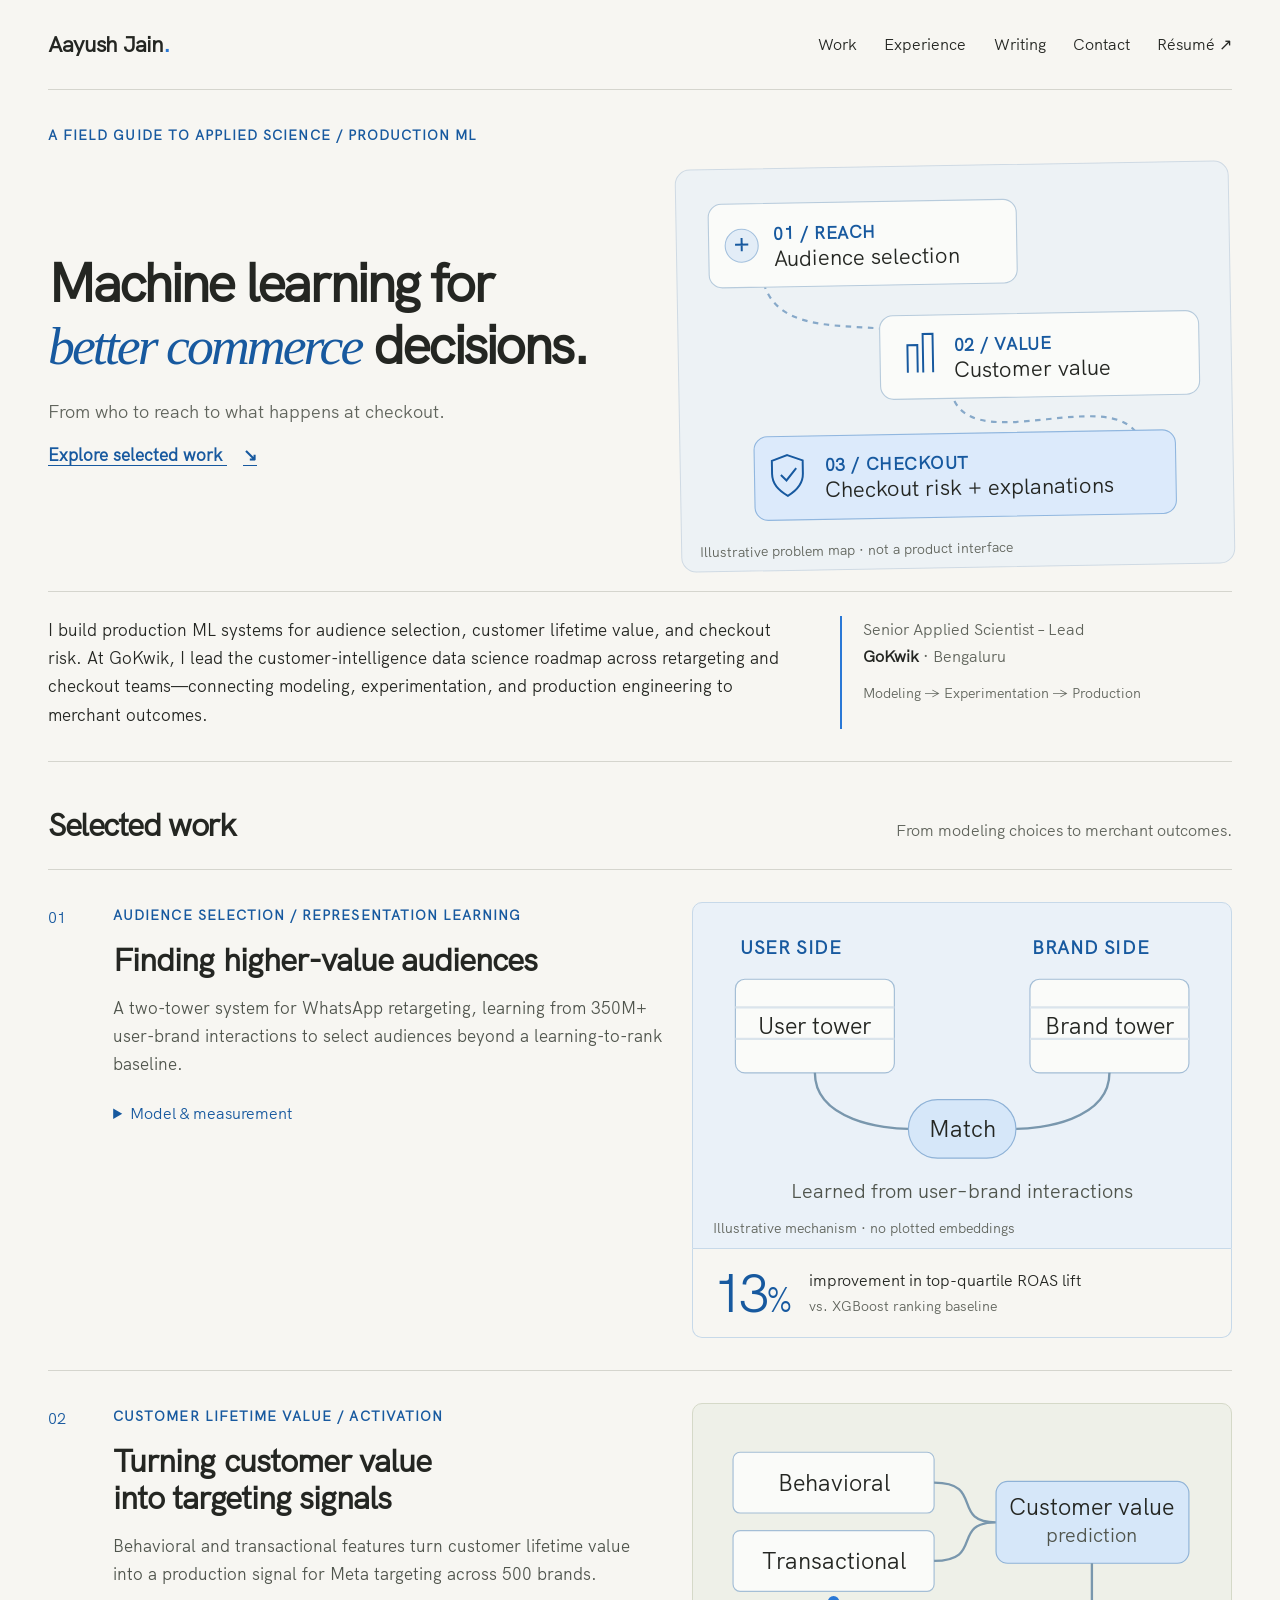
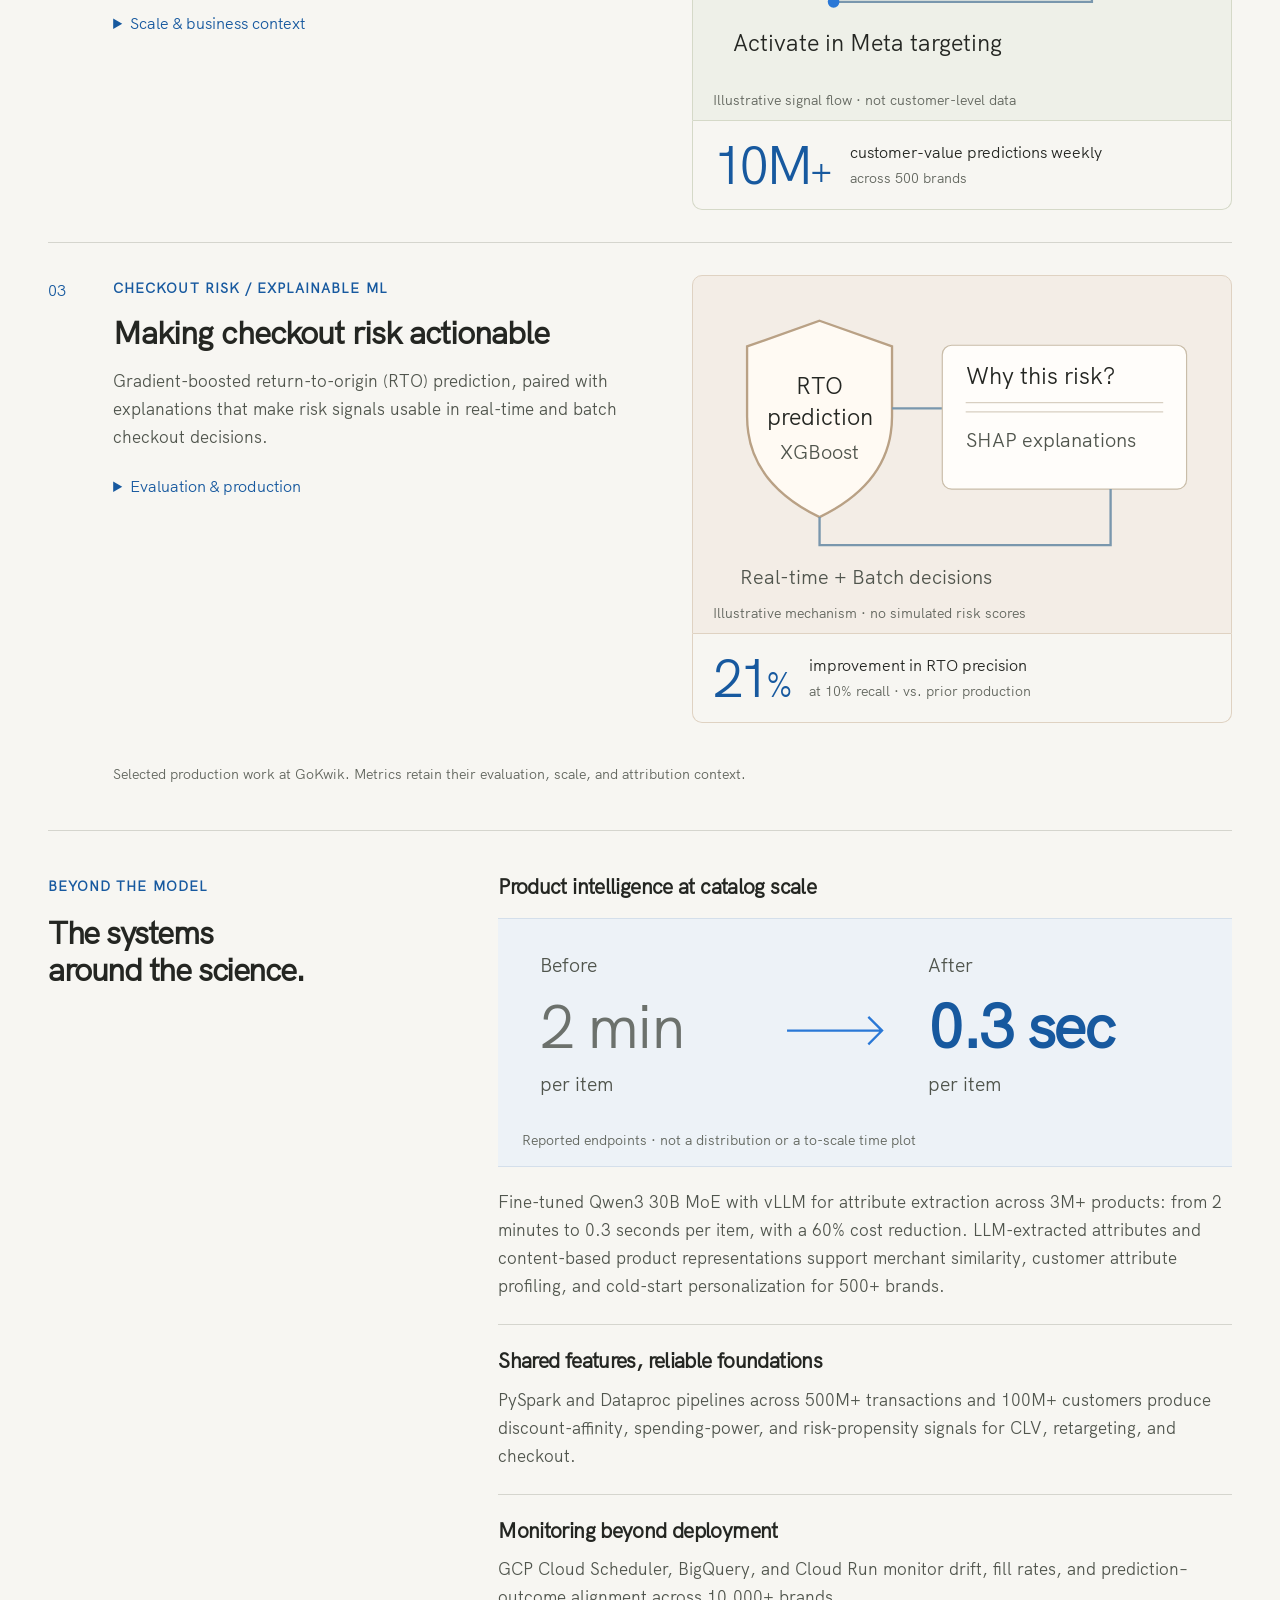
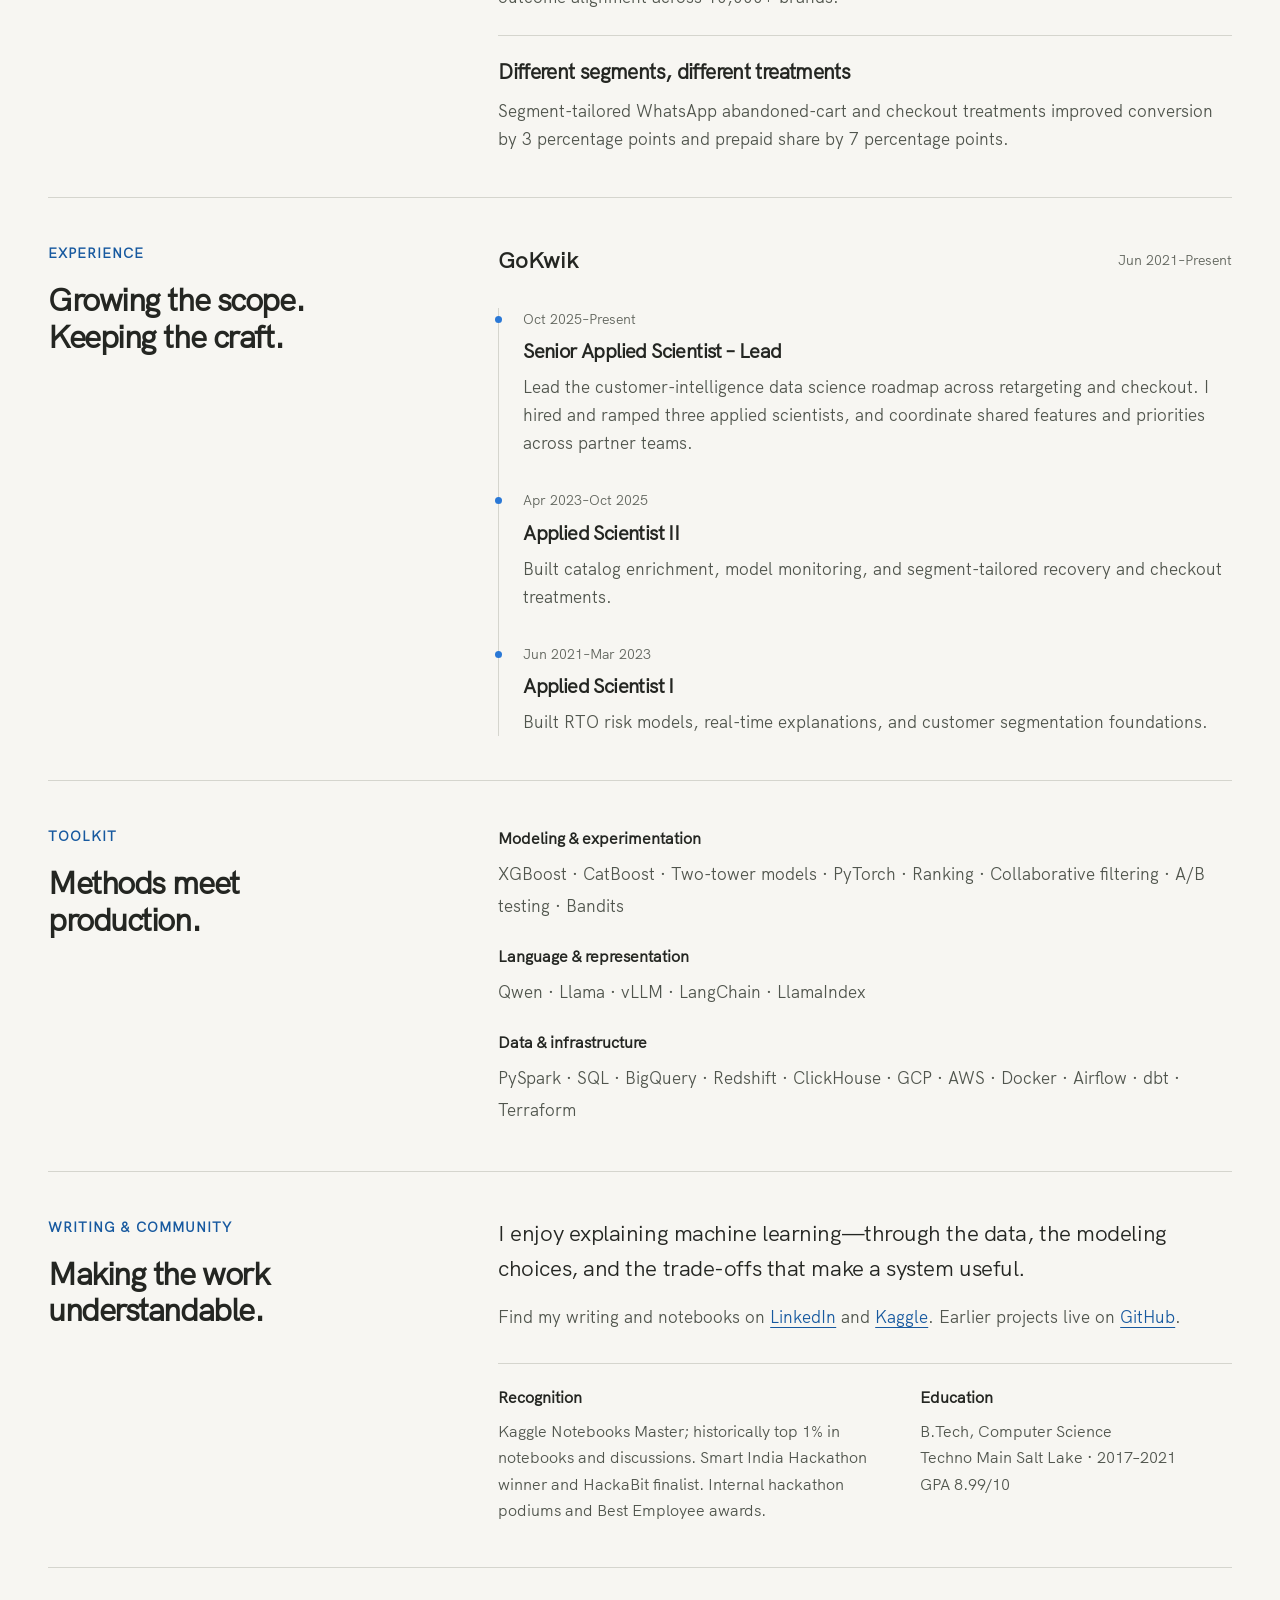
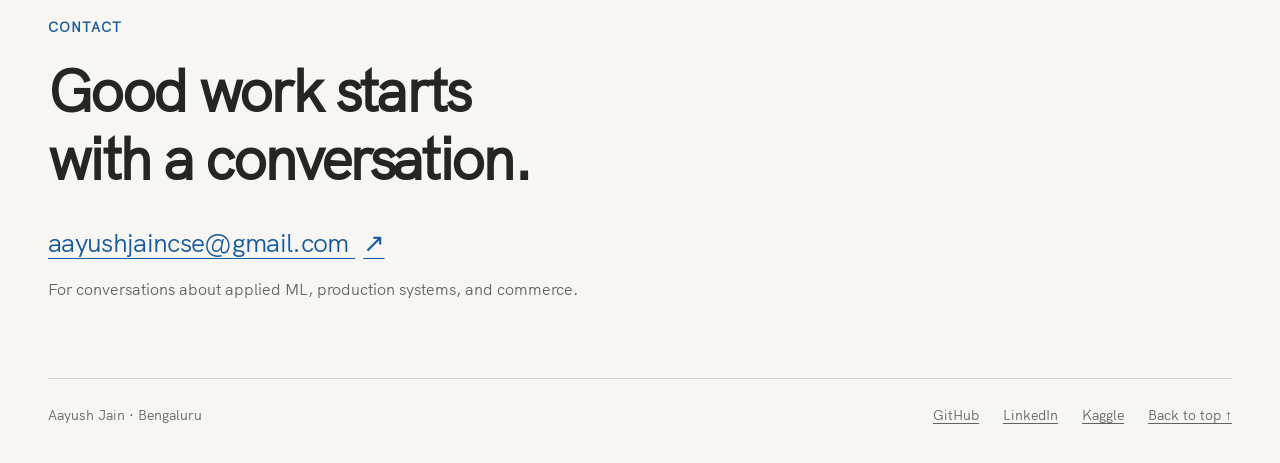
<file: index.html>
<!doctype html>
<html lang="en">
<head>
  <meta charset="utf-8">
  <meta name="viewport" content="width=device-width, initial-scale=1">
  <title>Aayush Jain — Applied Scientist</title>
  <meta name="description" content="Aayush Jain builds production ML for audience selection, customer lifetime value, and checkout risk. Senior Applied Scientist – Lead at GoKwik, Bengaluru.">
  <link rel="canonical" href="https://jain-aayush.github.io/">
  <meta property="og:type" content="website">
  <meta property="og:title" content="Aayush Jain — Applied Scientist">
  <meta property="og:description" content="Machine learning for better commerce decisions. Selected production work in audience selection, customer value, and checkout risk.">
  <meta property="og:url" content="https://jain-aayush.github.io/">
  <meta property="og:image" content="https://jain-aayush.github.io/static/images/social.png">
  <meta property="og:image:type" content="image/png">
  <meta property="og:image:width" content="1200">
  <meta property="og:image:height" content="630">
  <meta property="og:image:alt" content="Aayush Jain. Machine learning for better commerce decisions.">
  <meta name="twitter:card" content="summary_large_image">
  <meta name="twitter:title" content="Aayush Jain — Applied Scientist">
  <meta name="twitter:description" content="Machine learning for better commerce decisions.">
  <meta name="twitter:image" content="https://jain-aayush.github.io/static/images/social.png">
  <link rel="icon" href="static/images/favicon.svg" type="image/svg+xml">
  <link rel="stylesheet" href="static/css/style.css">
</head>
<body id="top">
  <a class="skip-link" href="#main">Skip to content</a>
  <header class="site-header wrap">
    <a class="wordmark" href="#top" aria-label="Aayush Jain, home">Aayush Jain<span aria-hidden="true">.</span></a>
    <nav aria-label="Main navigation"><a href="#work">Work</a><a href="#experience">Experience</a><a href="#writing">Writing</a><a href="#contact">Contact</a><a href="resume.html">Résumé <span aria-hidden="true">↗</span></a></nav>
  </header>
  <main id="main" tabindex="-1" class="wrap">
    <section class="hero" aria-labelledby="intro-heading">
      <p class="eyebrow">A field guide to applied science / Production ML</p>
      <div class="hero-layout">
        <div class="hero-copy"><h1 id="intro-heading">Machine learning for <em>better commerce</em> decisions.</h1><p class="hero-deck">From who to reach to what happens at checkout.</p><a class="text-link" href="#work">Explore selected work <span aria-hidden="true">↘</span></a></div>
        <figure class="hero-visual">
          <svg viewBox="0 0 480 330" role="img" aria-labelledby="commerce-title commerce-desc">
            <title id="commerce-title">Three decisions, one commerce journey</title>
            <desc id="commerce-desc">Illustrative map of Aayush’s work: audience selection, customer lifetime value, and checkout risk. Connecting paths describe related problem areas, not a measured customer funnel or a deployed system architecture.</desc>
            <path class="journey-line" d="M65 75 C65 180 235 95 235 185 S410 170 410 260"/>
            <g class="journey-node"><rect x="18" y="22" width="280" height="76" rx="12"/><circle cx="48" cy="60" r="15"/><path d="M42 59 h12 M48 53 v12"/><text x="77" y="55" class="svg-kicker">01 / REACH</text><text x="77" y="79">Audience selection</text></g>
            <g class="journey-node"><rect x="172" y="126" width="290" height="76" rx="12"/><path d="M197 178 v-25 h9 v25 M211 178 v-35 h9 v35"/><text x="239" y="159" class="svg-kicker">02 / VALUE</text><text x="239" y="183">Customer value</text></g>
            <g class="journey-node focal"><rect x="56" y="234" width="383" height="76" rx="12"/><path d="M86 251 l14 5 v12 q0 12 -14 20 q-14 -8 -14 -20 v-12 z M80 269 l5 5 9 -11"/><text x="120" y="266" class="svg-kicker">03 / CHECKOUT</text><text x="120" y="290">Checkout risk + explanations</text></g>
          </svg>
          <figcaption>Illustrative problem map · not a product interface</figcaption>
        </figure>
      </div>
      <div class="hero-bottom">
        <p class="intro">I build production ML systems for audience selection, customer lifetime value, and checkout risk. At GoKwik, I lead the customer-intelligence data science roadmap across retargeting and checkout teams—connecting modeling, experimentation, and production engineering to merchant outcomes.</p>
        <div class="hero-aside"><p>Senior Applied Scientist – Lead<br><strong>GoKwik</strong> · Bengaluru</p><span class="availability-note">Modeling → Experimentation → Production</span></div>
      </div>
    </section>
    <section id="work" class="section" aria-labelledby="work-heading">
      <div class="section-heading"><h2 id="work-heading">Selected work</h2><p>From modeling choices to merchant outcomes.</p></div>
      <article class="work-row" data-case="audience">
        <div class="work-index" aria-hidden="true">01</div>
        <div class="work-body"><p class="eyebrow">Audience selection / Representation learning</p><h3>Finding higher-value audiences</h3><p>A two-tower system for WhatsApp retargeting, learning from 350M+ user-brand interactions to select audiences beyond a learning-to-rank baseline.</p>
          <details><summary>Model &amp; measurement</summary><div class="detail-body"><p>Trained with in-batch negatives. Improved top-quartile ROAS lift by 13% over an XGBoost learning-to-rank baseline.</p><p>Selected audiences averaged 2.5× last-click ROAS, 30% above brands’ current targeting. These are separate reported measures, not causal incrementality; last-click attribution does not establish incremental lift.</p></div></details>
        </div>
        <aside class="work-outcome" aria-label="Audience result">
          <figure class="case-visual">
            <svg viewBox="0 0 440 260" role="img" aria-labelledby="audience-title audience-desc">
              <title id="audience-title">Two towers learn a user–brand match</title>
              <desc id="audience-desc">Illustrative two-tower concept. User and brand representations meet at a matching step to support audience selection. This is not an embedding plot, a model architecture specification, or measured similarity data.</desc>
              <text x="30" y="33" class="svg-kicker">USER SIDE</text><text x="280" y="33" class="svg-kicker">BRAND SIDE</text>
              <g class="tower"><rect x="26" y="55" width="136" height="80" rx="8"/><path d="M26 79 h136 M26 106 h136"/><text x="94" y="102" text-anchor="middle">User tower</text><rect x="278" y="55" width="136" height="80" rx="8"/><path d="M278 79 h136 M278 106 h136"/><text x="346" y="102" text-anchor="middle">Brand tower</text></g>
              <path class="diagram-path" d="M94 135 C94 176 154 183 174 183 M346 135 C346 176 286 183 266 183"/>
              <rect class="diagram-focus" x="174" y="158" width="92" height="50" rx="25"/><text x="220" y="190" text-anchor="middle">Match</text>
              <text x="220" y="242" text-anchor="middle" class="svg-small">Learned from user–brand interactions</text>
            </svg><figcaption>Illustrative mechanism · no plotted embeddings</figcaption>
          </figure>
          <div class="result-strip"><p class="metric">13<span>%</span></p><div><p>improvement in top-quartile ROAS lift</p><p class="metric-note">vs. XGBoost ranking baseline</p></div></div>
        </aside>
      </article>
      <article class="work-row" data-case="value">
        <div class="work-index" aria-hidden="true">02</div>
        <div class="work-body"><p class="eyebrow">Customer lifetime value / Activation</p><h3>Turning customer value into targeting signals</h3><p>Behavioral and transactional features turn customer lifetime value into a production signal for Meta targeting across 500 brands.</p>
          <details><summary>Scale &amp; business context</summary><div class="detail-body"><p>The system delivers 10M+ weekly predictions and supports ₹500 crore+ monthly GMV, enabling a 5% portfolio ROAS uplift on Meta.</p><p>GMV supported—not generated by the model. The volume describes the merchant business served by the system.</p></div></details>
        </div>
        <aside class="work-outcome" aria-label="Customer value scale">
          <figure class="case-visual">
            <svg viewBox="0 0 440 235" role="img" aria-labelledby="value-title value-desc">
              <title id="value-title">Customer value becomes an activation signal</title>
              <desc id="value-desc">Illustrative flow from behavioral and transactional features through customer lifetime value prediction to Meta targeting. No customer scores or performance distribution are represented.</desc>
              <g class="feature-sheet"><rect x="24" y="31" width="172" height="52" rx="6"/><text x="110" y="64" text-anchor="middle">Behavioral</text><rect x="24" y="98" width="172" height="52" rx="6"/><text x="110" y="131" text-anchor="middle">Transactional</text></g>
              <path class="diagram-path" d="M196 57 C239 57 210 91 249 91 M196 124 C239 124 210 91 249 91"/>
              <rect class="diagram-focus" x="249" y="56" width="165" height="70" rx="10"/><text x="331" y="85" text-anchor="middle">Customer value</text><text x="331" y="108" text-anchor="middle" class="svg-small">prediction</text>
              <path class="diagram-path" d="M331 126 v33 H110"/><circle class="signal-dot" cx="110" cy="159" r="5"/>
              <text x="24" y="201">Activate in Meta targeting</text>
            </svg><figcaption>Illustrative signal flow · not customer-level data</figcaption>
          </figure>
          <div class="result-strip"><p class="metric">10M<span>+</span></p><div><p>customer-value predictions weekly</p><p class="metric-note">across 500 brands</p></div></div>
        </aside>
      </article>
      <article class="work-row" data-case="risk">
        <div class="work-index" aria-hidden="true">03</div>
        <div class="work-body"><p class="eyebrow">Checkout risk / Explainable ML</p><h3>Making checkout risk actionable</h3><p>Gradient-boosted return-to-origin (RTO) prediction, paired with explanations that make risk signals usable in real-time and batch checkout decisions.</p>
          <details><summary>Evaluation &amp; production</summary><div class="detail-body"><p>Improved RTO precision by 21% at 10% recall versus the previous production model. The core risk system serves 10,000+ brands.</p><p>SHAP-based XGBoost explanations handle 500K+ daily requests, with &lt;20ms p95 latency on the real-time path.</p></div></details>
        </div>
        <aside class="work-outcome" aria-label="Risk result">
          <figure class="case-visual">
            <svg viewBox="0 0 440 270" role="img" aria-labelledby="risk-title risk-desc">
              <title id="risk-title">Pair risk prediction with an explanation</title>
              <desc id="risk-desc">Illustrative relationship between XGBoost RTO prediction and SHAP explanations, used in real-time and batch decisions. No fabricated risk score, feature importance, or individual checkout is shown.</desc>
              <path class="shield-outline" d="M98 28 l62 22 v60 q0 56 -62 86 q-62 -30 -62 -86 V50 z"/>
              <text x="98" y="91" text-anchor="middle">RTO</text><text x="98" y="117" text-anchor="middle">prediction</text><text x="98" y="146" text-anchor="middle" class="svg-small">XGBoost</text>
              <path class="diagram-path" d="M160 103 H203"/>
              <rect class="explanation-sheet" x="203" y="49" width="209" height="123" rx="8"/><text x="223" y="82">Why this risk?</text><path class="explanation-rule" d="M223 98 h169 M223 106 h169"/><text x="223" y="136" class="svg-small">SHAP explanations</text>
              <path class="diagram-path" d="M98 196 v24 H347 V172"/>
              <text x="30" y="253" class="svg-small">Real-time + Batch decisions</text>
            </svg><figcaption>Illustrative mechanism · no simulated risk scores</figcaption>
          </figure>
          <div class="result-strip"><p class="metric">21<span>%</span></p><div><p>improvement in RTO precision</p><p class="metric-note">at 10% recall · vs. prior production</p></div></div>
        </aside>
      </article>
      <p class="work-caption">Selected production work at GoKwik. Metrics retain their evaluation, scale, and attribution context.</p>
    </section>
    <section class="section split-section" aria-labelledby="systems-heading">
      <div class="section-label"><p class="eyebrow">Beyond the model</p><h2 id="systems-heading">The systems<br> around the science.</h2></div>
      <div class="support-list">
        <article><h3>Product intelligence at catalog scale</h3>
          <figure class="enrichment-visual">
            <svg viewBox="0 0 620 175" role="img" aria-labelledby="enrichment-title enrichment-desc">
              <title id="enrichment-title">Attribute extraction: 2 minutes to 0.3 seconds per item</title>
              <desc id="enrichment-desc">Verified before and after durations, printed as numbers rather than proportionally encoded shapes. Fine-tuned Qwen3 30B MoE with vLLM across 3M+ products; 60% cost reduction. This is not a distribution or latency trace.</desc>
              <text x="26" y="36" class="svg-small">Before</text><text x="26" y="102" class="comparison-before">2 min</text><text x="26" y="140" class="svg-small">per item</text>
              <path class="comparison-arrow" d="M242 87 H325 m-12 -12 12 12 -12 12"/>
              <text x="365" y="36" class="svg-small">After</text><text x="365" y="102" class="comparison-after">0.3 sec</text><text x="365" y="140" class="svg-small">per item</text>
            </svg><figcaption>Reported endpoints · not a distribution or a to-scale time plot</figcaption>
          </figure>
          <p>Fine-tuned Qwen3 30B MoE with vLLM for attribute extraction across 3M+ products: from 2 minutes to 0.3 seconds per item, with a 60% cost reduction. LLM-extracted attributes and content-based product representations support merchant similarity, customer attribute profiling, and cold-start personalization for 500+ brands.</p></article>
        <article><h3>Shared features, reliable foundations</h3><p>PySpark and Dataproc pipelines across 500M+ transactions and 100M+ customers produce discount-affinity, spending-power, and risk-propensity signals for CLV, retargeting, and checkout.</p></article>
        <article><h3>Monitoring beyond deployment</h3><p>GCP Cloud Scheduler, BigQuery, and Cloud Run monitor drift, fill rates, and prediction–outcome alignment across 10,000+ brands.</p></article>
        <article><h3>Different segments, different treatments</h3><p>Segment-tailored WhatsApp abandoned-cart and checkout treatments improved conversion by 3 percentage points and prepaid share by 7 percentage points.</p></article>
      </div>
    </section>
    <section id="experience" class="section split-section" aria-labelledby="experience-heading">
      <div class="section-label"><p class="eyebrow">Experience</p><h2 id="experience-heading">Growing the scope.<br> Keeping the craft.</h2></div>
      <div><p class="company-line">GoKwik <span>Jun 2021–Present</span></p>
        <ol class="timeline">
          <li><p class="date">Oct 2025–Present</p><h3>Senior Applied Scientist – Lead</h3><p>Lead the customer-intelligence data science roadmap across retargeting and checkout. I hired and ramped three applied scientists, and coordinate shared features and priorities across partner teams.</p></li>
          <li><p class="date">Apr 2023–Oct 2025</p><h3>Applied Scientist II</h3><p>Built catalog enrichment, model monitoring, and segment-tailored recovery and checkout treatments.</p></li>
          <li><p class="date">Jun 2021–Mar 2023</p><h3>Applied Scientist I</h3><p>Built RTO risk models, real-time explanations, and customer segmentation foundations.</p></li>
        </ol>
      </div>
    </section>
    <section class="section split-section" aria-labelledby="toolkit-heading">
      <div class="section-label"><p class="eyebrow">Toolkit</p><h2 id="toolkit-heading">Methods meet<br> production.</h2></div>
      <dl class="toolkit"><div><dt>Modeling &amp; experimentation</dt><dd>XGBoost · CatBoost · Two-tower models · PyTorch · Ranking · Collaborative filtering · A/B testing · Bandits</dd></div><div><dt>Language &amp; representation</dt><dd>Qwen · Llama · vLLM · LangChain · LlamaIndex</dd></div><div><dt>Data &amp; infrastructure</dt><dd>PySpark · SQL · BigQuery · Redshift · ClickHouse · GCP · AWS · Docker · Airflow · dbt · Terraform</dd></div></dl>
    </section>
    <section id="writing" class="section split-section" aria-labelledby="writing-heading">
      <div class="section-label"><p class="eyebrow">Writing &amp; community</p><h2 id="writing-heading">Making the work<br> understandable.</h2></div>
      <div class="writing-body"><p class="large-copy">I enjoy explaining machine learning—through the data, the modeling choices, and the trade-offs that make a system useful.</p><p>Find my writing and notebooks on <a href="https://www.linkedin.com/in/aayush-jain-91b34b166/">LinkedIn</a> and <a href="https://www.kaggle.com/foolofatook">Kaggle</a>. Earlier projects live on <a href="https://github.com/jain-aayush">GitHub</a>.</p>
        <div class="credentials"><div><h3>Recognition</h3><p>Kaggle Notebooks Master; historically top 1% in notebooks and discussions. Smart India Hackathon winner and HackaBit finalist. Internal hackathon podiums and Best Employee awards.</p></div><div><h3>Education</h3><p>B.Tech, Computer Science<br>Techno Main Salt Lake · 2017–2021<br>GPA 8.99/10</p></div></div>
      </div>
    </section>
    <section id="contact" class="section contact" aria-labelledby="contact-heading"><p class="eyebrow">Contact</p><h2 id="contact-heading">Good work starts<br> with a conversation.</h2><a class="contact-email" href="mailto:aayushjaincse@gmail.com">aayushjaincse@gmail.com <span aria-hidden="true">↗</span></a><p>For conversations about applied ML, production systems, and commerce.</p></section>
  </main>
  <footer class="site-footer wrap"><p>Aayush Jain · Bengaluru</p><div><a href="https://github.com/jain-aayush">GitHub</a><a href="https://www.linkedin.com/in/aayush-jain-91b34b166/">LinkedIn</a><a href="https://www.kaggle.com/foolofatook">Kaggle</a><a href="#top">Back to top ↑</a></div></footer>
</body>
</html>
</file>
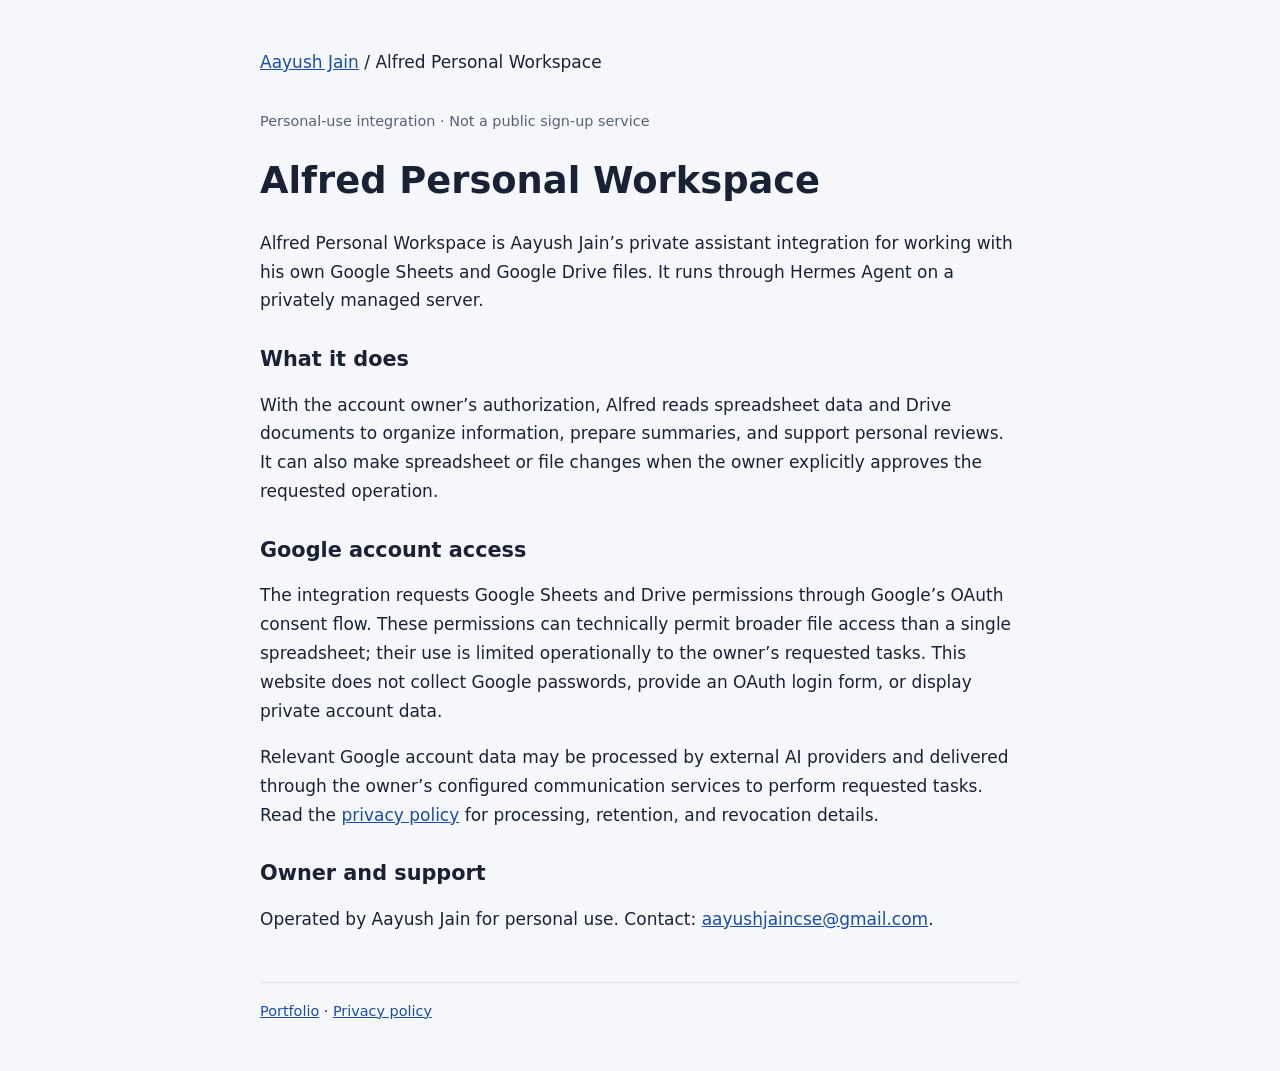
<file: alfred/index.html>
<!DOCTYPE html>
<html lang="en">
<head>
<meta charset="utf-8">
<meta name="viewport" content="width=device-width, initial-scale=1">
<meta name="description" content="Alfred Personal Workspace: Aayush Jain’s private Google Sheets and Drive integration.">
<title>Alfred Personal Workspace</title>
<style>body{margin:0;background:#f6f7fb;color:#182234;font:17px/1.7 system-ui,sans-serif}main{max-width:760px;margin:auto;padding:48px 24px}h1,h2{line-height:1.25}h1{font-size:2.3rem}h2{margin-top:2rem;font-size:1.3rem}a{color:#174ea6}nav{margin-bottom:2rem}footer{margin-top:3rem;border-top:1px solid #d9deea;padding-top:1rem;font-size:.9rem}.label{font-size:.9rem;color:#526178}</style>
</head>
<body><main>
<nav><a href="/">Aayush Jain</a> / Alfred Personal Workspace</nav>
<p class="label">Personal-use integration · Not a public sign-up service</p>
<h1>Alfred Personal Workspace</h1>
<p>Alfred Personal Workspace is Aayush Jain’s private assistant integration for working with his own Google Sheets and Google Drive files. It runs through Hermes Agent on a privately managed server.</p>
<h2>What it does</h2>
<p>With the account owner’s authorization, Alfred reads spreadsheet data and Drive documents to organize information, prepare summaries, and support personal reviews. It can also make spreadsheet or file changes when the owner explicitly approves the requested operation.</p>
<h2>Google account access</h2>
<p>The integration requests Google Sheets and Drive permissions through Google’s OAuth consent flow. These permissions can technically permit broader file access than a single spreadsheet; their use is limited operationally to the owner’s requested tasks. This website does not collect Google passwords, provide an OAuth login form, or display private account data.</p>
<p>Relevant Google account data may be processed by external AI providers and delivered through the owner’s configured communication services to perform requested tasks. Read the <a href="/alfred/privacy.html">privacy policy</a> for processing, retention, and revocation details.</p>
<h2>Owner and support</h2>
<p>Operated by Aayush Jain for personal use. Contact: <a href="mailto:aayushjaincse@gmail.com">aayushjaincse@gmail.com</a>.</p>
<footer><a href="/">Portfolio</a> · <a href="/alfred/privacy.html">Privacy policy</a></footer>
</main></body>
</html>
</file>
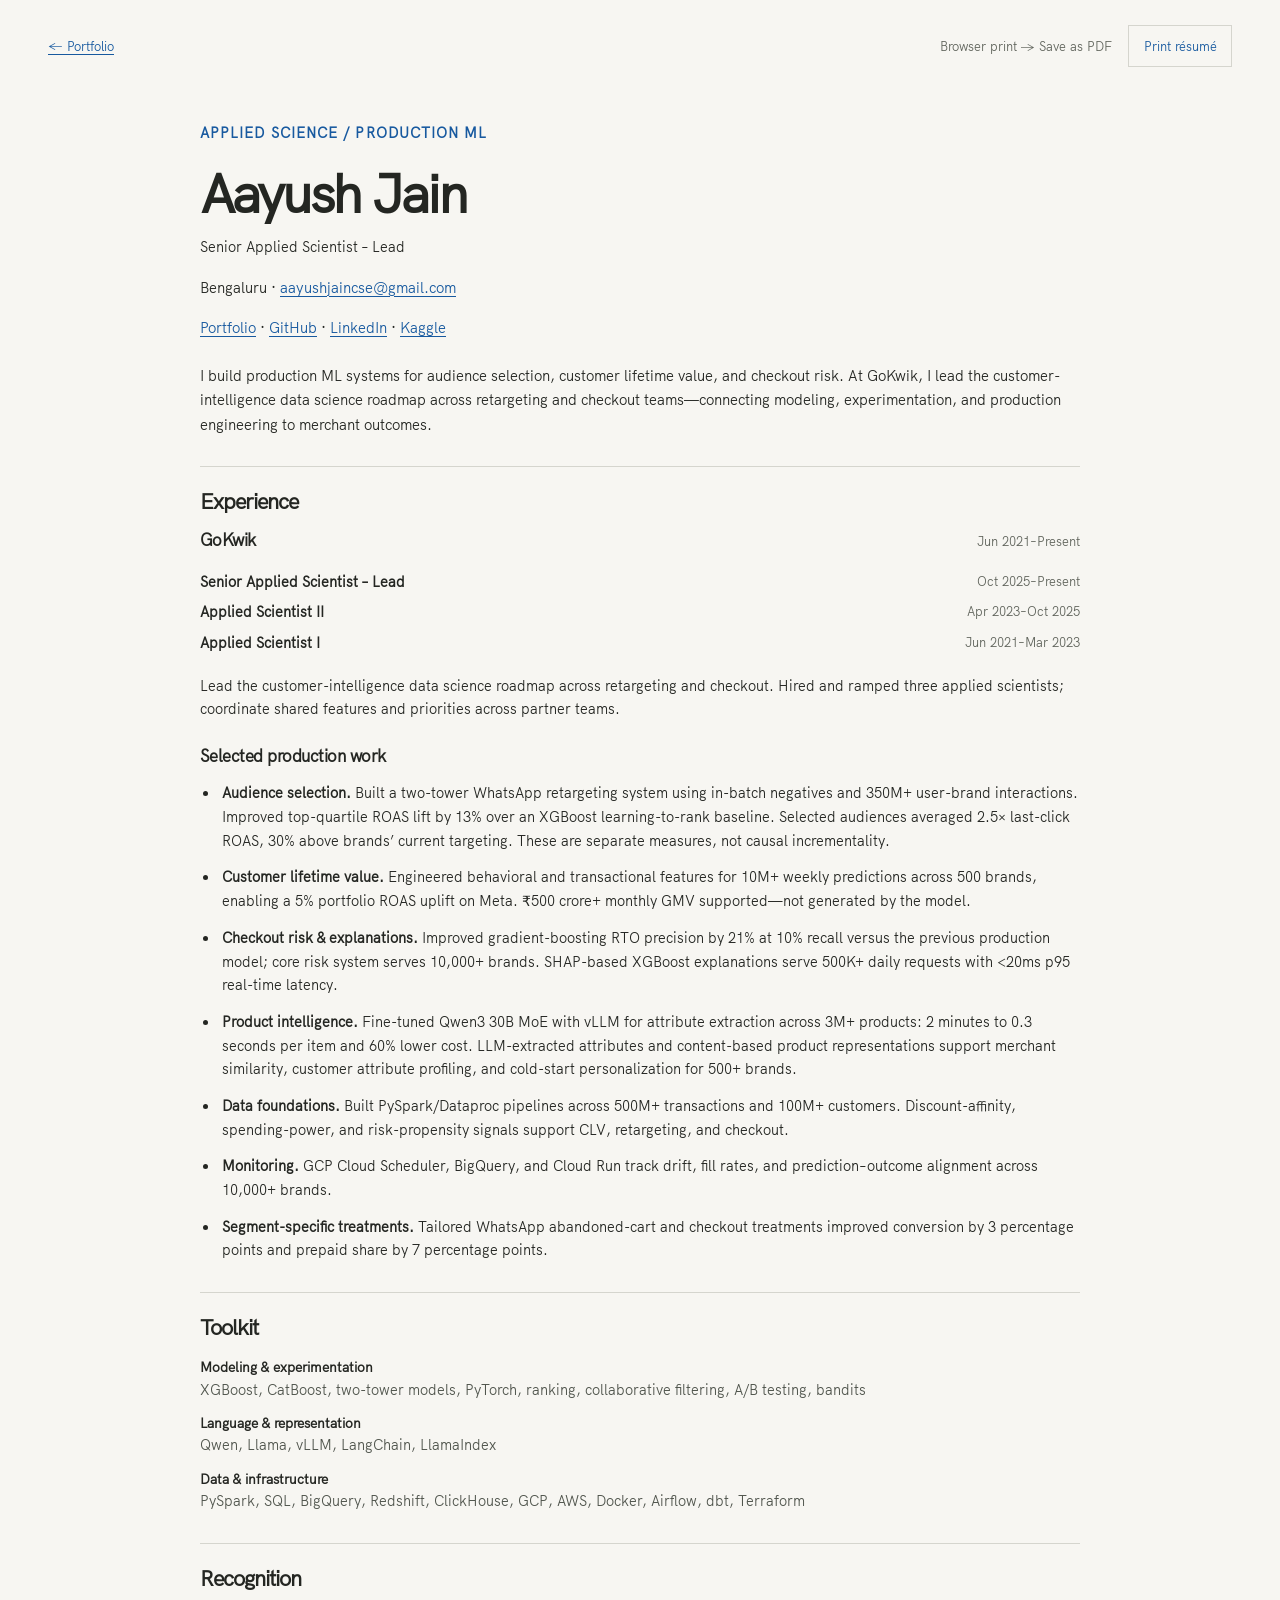
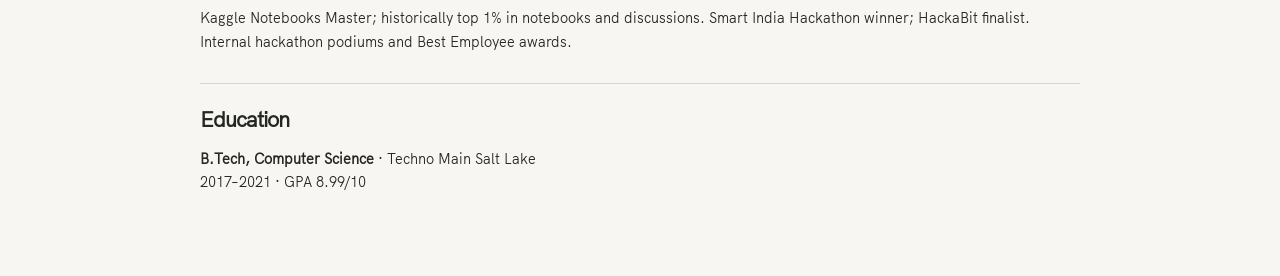
<file: resume.html>
<!doctype html>
<html lang="en">
<head>
  <meta charset="utf-8">
  <meta name="viewport" content="width=device-width, initial-scale=1">
  <title>Aayush Jain — Résumé</title>
  <meta name="description" content="Aayush Jain, Senior Applied Scientist – Lead at GoKwik. Production machine learning for commerce. Print-friendly résumé, without phone details.">
  <link rel="canonical" href="https://jain-aayush.github.io/resume.html">
  <link rel="icon" href="static/images/favicon.svg" type="image/svg+xml">
  <link rel="stylesheet" href="static/css/style.css">
  <script src="static/js/main.js" defer></script>
</head>
<body class="resume-page">
  <a class="skip-link" href="#main">Skip to résumé</a>
  <div class="print-tools wrap"><a href="index.html">← Portfolio</a><div><span>Browser print → Save as PDF</span> <button id="print-resume" type="button" hidden>Print résumé</button><noscript><span>Use your browser’s Print command.</span></noscript></div></div>
  <main id="main" tabindex="-1" class="resume wrap">
    <header class="resume-header"><p class="eyebrow">Applied science / Production ML</p><h1>Aayush Jain</h1><p class="resume-title">Senior Applied Scientist – Lead</p><p>Bengaluru · <a href="mailto:aayushjaincse@gmail.com">aayushjaincse@gmail.com</a></p><p class="resume-links"><a href="https://jain-aayush.github.io/">Portfolio</a> · <a href="https://github.com/jain-aayush">GitHub</a> · <a href="https://www.linkedin.com/in/aayush-jain-91b34b166/">LinkedIn</a> · <a href="https://www.kaggle.com/foolofatook">Kaggle</a></p><p>I build production ML systems for audience selection, customer lifetime value, and checkout risk. At GoKwik, I lead the customer-intelligence data science roadmap across retargeting and checkout teams—connecting modeling, experimentation, and production engineering to merchant outcomes.</p></header>
    <section aria-labelledby="resume-experience"><h2 id="resume-experience">Experience</h2><div class="resume-company"><h3>GoKwik</h3><p>Jun 2021–Present</p></div><ul class="resume-roles"><li><strong>Senior Applied Scientist – Lead</strong> <span>Oct 2025–Present</span></li><li><strong>Applied Scientist II</strong> <span>Apr 2023–Oct 2025</span></li><li><strong>Applied Scientist I</strong> <span>Jun 2021–Mar 2023</span></li></ul><p>Lead the customer-intelligence data science roadmap across retargeting and checkout. Hired and ramped three applied scientists; coordinate shared features and priorities across partner teams.</p>
      <h3 class="resume-subheading">Selected production work</h3>
      <ul class="resume-achievements">
        <li><strong>Audience selection.</strong> Built a two-tower WhatsApp retargeting system using in-batch negatives and 350M+ user-brand interactions. Improved top-quartile ROAS lift by 13% over an XGBoost learning-to-rank baseline. Selected audiences averaged 2.5× last-click ROAS, 30% above brands’ current targeting. These are separate measures, not causal incrementality.</li>
        <li><strong>Customer lifetime value.</strong> Engineered behavioral and transactional features for 10M+ weekly predictions across 500 brands, enabling a 5% portfolio ROAS uplift on Meta. ₹500 crore+ monthly GMV supported—not generated by the model.</li>
        <li><strong>Checkout risk &amp; explanations.</strong> Improved gradient-boosting RTO precision by 21% at 10% recall versus the previous production model; core risk system serves 10,000+ brands. SHAP-based XGBoost explanations serve 500K+ daily requests with &lt;20ms p95 real-time latency.</li>
        <li><strong>Product intelligence.</strong> Fine-tuned Qwen3 30B MoE with vLLM for attribute extraction across 3M+ products: 2 minutes to 0.3 seconds per item and 60% lower cost. LLM-extracted attributes and content-based product representations support merchant similarity, customer attribute profiling, and cold-start personalization for 500+ brands.</li>
        <li><strong>Data foundations.</strong> Built PySpark/Dataproc pipelines across 500M+ transactions and 100M+ customers. Discount-affinity, spending-power, and risk-propensity signals support CLV, retargeting, and checkout.</li>
        <li><strong>Monitoring.</strong> GCP Cloud Scheduler, BigQuery, and Cloud Run track drift, fill rates, and prediction–outcome alignment across 10,000+ brands.</li>
        <li><strong>Segment-specific treatments.</strong> Tailored WhatsApp abandoned-cart and checkout treatments improved conversion by 3 percentage points and prepaid share by 7 percentage points.</li>
      </ul>
    </section>
    <section class="print-keep-together" aria-labelledby="resume-toolkit"><h2 id="resume-toolkit">Toolkit</h2><dl class="resume-toolkit"><div><dt>Modeling &amp; experimentation</dt><dd>XGBoost, CatBoost, two-tower models, PyTorch, ranking, collaborative filtering, A/B testing, bandits</dd></div><div><dt>Language &amp; representation</dt><dd>Qwen, Llama, vLLM, LangChain, LlamaIndex</dd></div><div><dt>Data &amp; infrastructure</dt><dd>PySpark, SQL, BigQuery, Redshift, ClickHouse, GCP, AWS, Docker, Airflow, dbt, Terraform</dd></div></dl></section>
    <section aria-labelledby="resume-recognition"><h2 id="resume-recognition">Recognition</h2><p>Kaggle Notebooks Master; historically top 1% in notebooks and discussions. Smart India Hackathon winner; HackaBit finalist. Internal hackathon podiums and Best Employee awards.</p></section>
    <section aria-labelledby="resume-education"><h2 id="resume-education">Education</h2><p><strong>B.Tech, Computer Science</strong> · Techno Main Salt Lake<br>2017–2021 · GPA 8.99/10</p></section>
  </main>
</body>
</html>
</file>
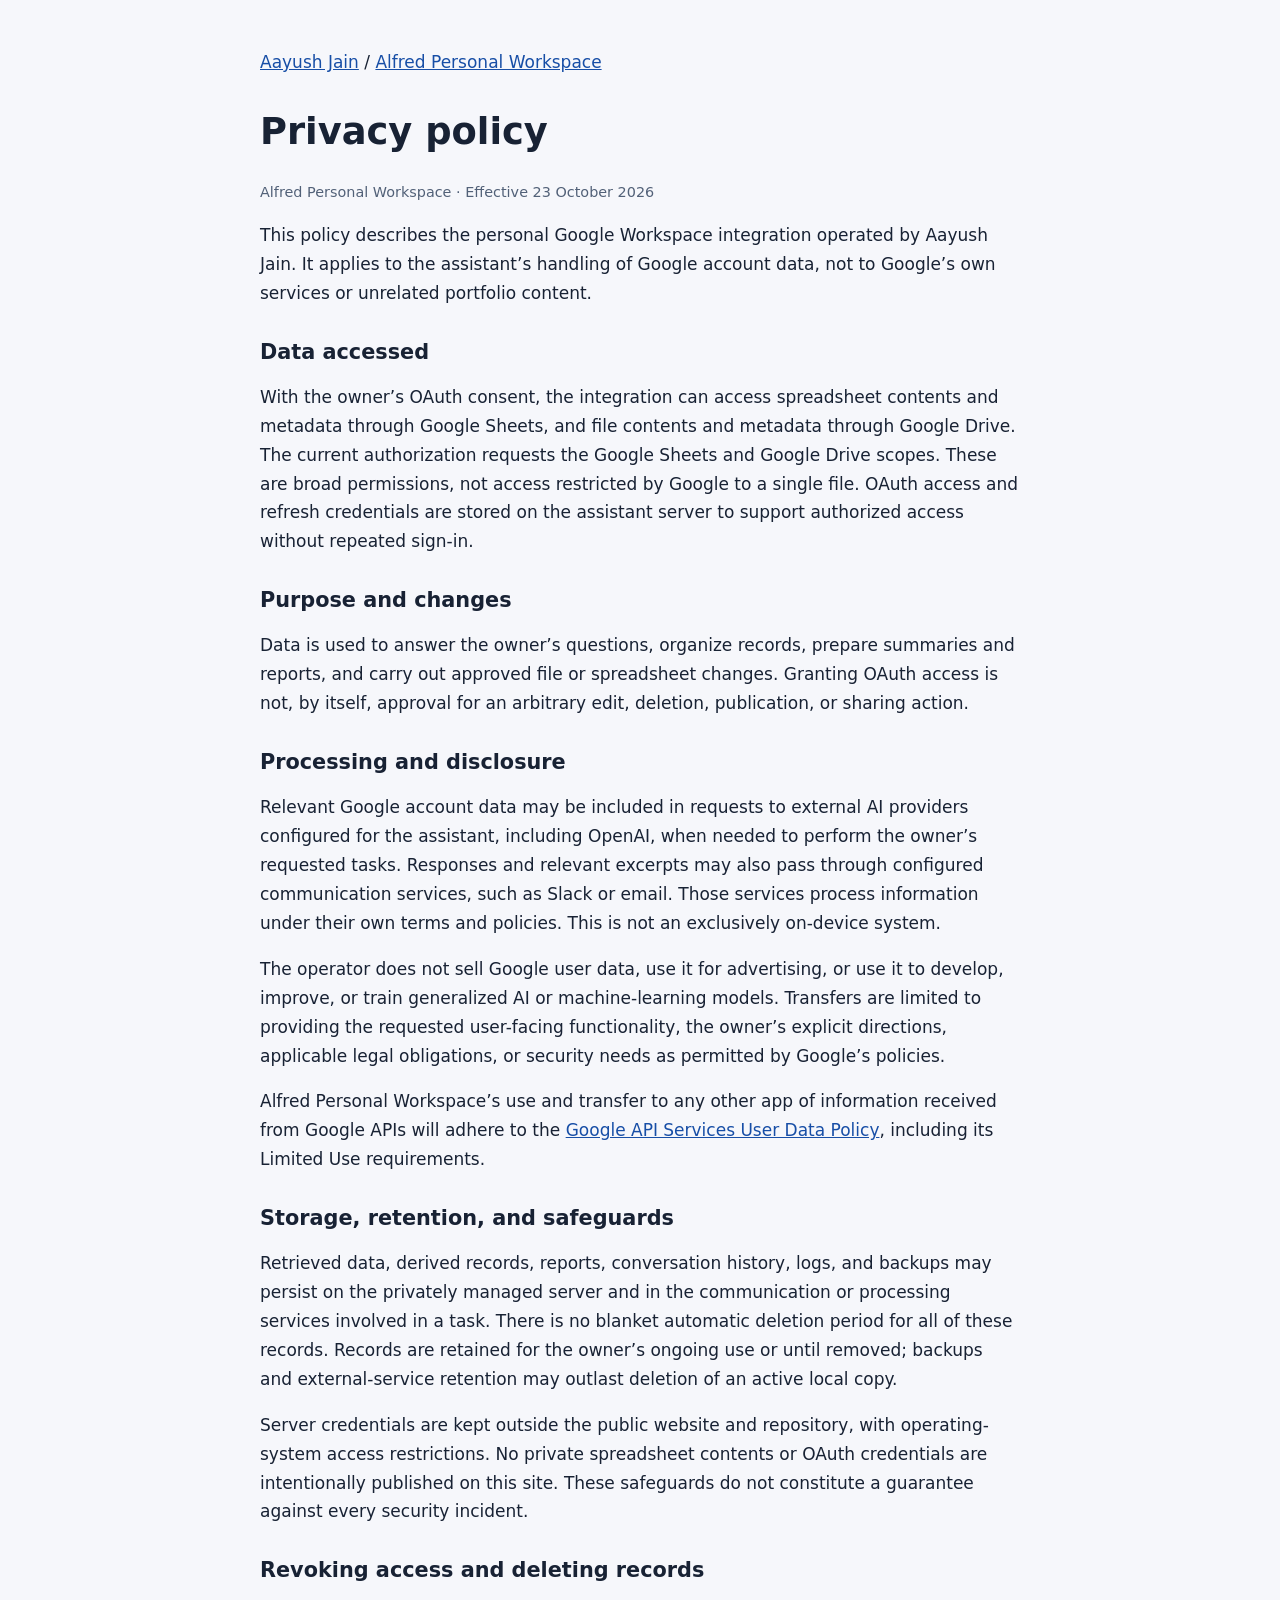
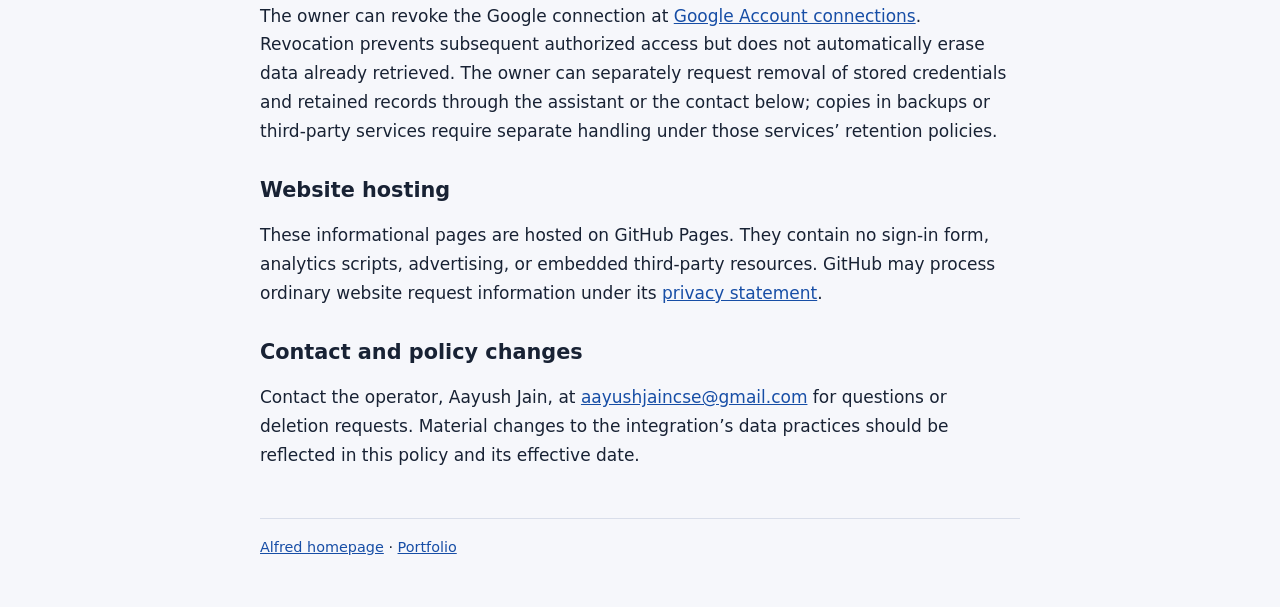
<file: alfred/privacy.html>
<!DOCTYPE html>
<html lang="en">
<head>
<meta charset="utf-8">
<meta name="viewport" content="width=device-width, initial-scale=1">
<meta name="description" content="Privacy policy for Alfred Personal Workspace, operated by Aayush Jain.">
<title>Privacy policy | Alfred Personal Workspace</title>
<style>body{margin:0;background:#f6f7fb;color:#182234;font:17px/1.7 system-ui,sans-serif}main{max-width:760px;margin:auto;padding:48px 24px}h1,h2{line-height:1.25}h1{font-size:2.3rem}h2{margin-top:2rem;font-size:1.3rem}a{color:#174ea6}nav{margin-bottom:2rem}footer{margin-top:3rem;border-top:1px solid #d9deea;padding-top:1rem;font-size:.9rem}.label{font-size:.9rem;color:#526178}</style>
</head>
<body><main>
<nav><a href="/">Aayush Jain</a> / <a href="/alfred/">Alfred Personal Workspace</a></nav>
<h1>Privacy policy</h1>
<p class="label">Alfred Personal Workspace · Effective 23 October 2026</p>
<p>This policy describes the personal Google Workspace integration operated by Aayush Jain. It applies to the assistant’s handling of Google account data, not to Google’s own services or unrelated portfolio content.</p>
<h2>Data accessed</h2>
<p>With the owner’s OAuth consent, the integration can access spreadsheet contents and metadata through Google Sheets, and file contents and metadata through Google Drive. The current authorization requests the Google Sheets and Google Drive scopes. These are broad permissions, not access restricted by Google to a single file. OAuth access and refresh credentials are stored on the assistant server to support authorized access without repeated sign-in.</p>
<h2>Purpose and changes</h2>
<p>Data is used to answer the owner’s questions, organize records, prepare summaries and reports, and carry out approved file or spreadsheet changes. Granting OAuth access is not, by itself, approval for an arbitrary edit, deletion, publication, or sharing action.</p>
<h2>Processing and disclosure</h2>
<p>Relevant Google account data may be included in requests to external AI providers configured for the assistant, including OpenAI, when needed to perform the owner’s requested tasks. Responses and relevant excerpts may also pass through configured communication services, such as Slack or email. Those services process information under their own terms and policies. This is not an exclusively on-device system.</p>
<p>The operator does not sell Google user data, use it for advertising, or use it to develop, improve, or train generalized AI or machine-learning models. Transfers are limited to providing the requested user-facing functionality, the owner’s explicit directions, applicable legal obligations, or security needs as permitted by Google’s policies.</p>
<p>Alfred Personal Workspace’s use and transfer to any other app of information received from Google APIs will adhere to the <a href="https://developers.google.com/terms/api-services-user-data-policy">Google API Services User Data Policy</a>, including its Limited Use requirements.</p>
<h2>Storage, retention, and safeguards</h2>
<p>Retrieved data, derived records, reports, conversation history, logs, and backups may persist on the privately managed server and in the communication or processing services involved in a task. There is no blanket automatic deletion period for all of these records. Records are retained for the owner’s ongoing use or until removed; backups and external-service retention may outlast deletion of an active local copy.</p>
<p>Server credentials are kept outside the public website and repository, with operating-system access restrictions. No private spreadsheet contents or OAuth credentials are intentionally published on this site. These safeguards do not constitute a guarantee against every security incident.</p>
<h2>Revoking access and deleting records</h2>
<p>The owner can revoke the Google connection at <a href="https://myaccount.google.com/connections">Google Account connections</a>. Revocation prevents subsequent authorized access but does not automatically erase data already retrieved. The owner can separately request removal of stored credentials and retained records through the assistant or the contact below; copies in backups or third-party services require separate handling under those services’ retention policies.</p>
<h2>Website hosting</h2>
<p>These informational pages are hosted on GitHub Pages. They contain no sign-in form, analytics scripts, advertising, or embedded third-party resources. GitHub may process ordinary website request information under its <a href="https://docs.github.com/en/site-policy/privacy-policies/github-general-privacy-statement">privacy statement</a>.</p>
<h2>Contact and policy changes</h2>
<p>Contact the operator, Aayush Jain, at <a href="mailto:aayushjaincse@gmail.com">aayushjaincse@gmail.com</a> for questions or deletion requests. Material changes to the integration’s data practices should be reflected in this policy and its effective date.</p>
<footer><a href="/alfred/">Alfred homepage</a> · <a href="/">Portfolio</a></footer>
</main></body>
</html>
</file>
<file: static/css/style.css>
@font-face {
  font-family: "HK Grotesk";
  src: url("../fonts/HKGrotesk-Regular.woff") format("woff");
  font-style: normal;
  font-weight: 400;
  font-display: swap;
}
:root {
  color-scheme: light;
  --paper: #f7f6f2;
  --ink: #242622;
  --muted: #60645c;
  --line: #d5d5ce;
  --accent: #2A78D6;
  --link: #17599f;
  --body-size: 1.0625rem;
  --label-size: .875rem;
  font-family: -apple-system, BlinkMacSystemFont, "SF Pro Text", "Segoe UI", "HK Grotesk", sans-serif;
  color: var(--ink);
  background: var(--paper);
  font-synthesis: weight;
}
* { box-sizing: border-box; }
html { scroll-padding-top: 2rem; }
body { margin: 0; font-size: var(--body-size); line-height: 1.65; -webkit-font-smoothing: antialiased; }
::selection { background: #d5e5f5; color: var(--ink); }
a { color: var(--link); text-underline-offset: .22em; text-decoration-thickness: 1px; }
a:hover { text-decoration-thickness: 2px; }
a:focus-visible, summary:focus-visible, button:focus-visible { outline: 3px solid var(--link); outline-offset: 5px; border-radius: 2px; }
main:focus-visible { outline: 3px solid var(--link); outline-offset: 5px; }
p { margin: 0 0 1rem; }
h1, h2, h3 { margin: 0; font-weight: 600; line-height: 1.15; }
h1 { font-size: clamp(2.7rem, 4.2vw, 3.8rem); letter-spacing: -.055em; text-wrap: balance; }
h1 em { font-family: Georgia, "Times New Roman", serif; font-weight: 400; color: var(--link); letter-spacing: -.055em; }
h2 { font-size: clamp(1.85rem, 3vw, 2.65rem); letter-spacing: -.045em; }
h3 { font-size: 1.55rem; letter-spacing: -.03em; }
.wrap { max-width: 1200px; width: calc(100% - 96px); margin-inline: auto; }
.skip-link { position: absolute; top: -100px; left: 1rem; z-index: 10; background: var(--paper); padding: .7rem 1rem; }
.skip-link:focus { top: 1rem; }
.site-header { min-height: 90px; display: flex; justify-content: space-between; align-items: center; gap: 2rem; border-bottom: 1px solid var(--line); }
.wordmark { font-size: 1.4rem; font-weight: 650; letter-spacing: -.035em; color: var(--ink); text-decoration: none; white-space: nowrap; }
.wordmark span { color: var(--accent); }
nav { display: flex; flex-wrap: wrap; gap: .35rem 1.7rem; }
nav a { color: var(--ink); text-decoration: none; font-size: 1rem; padding-block: .65rem; }
nav a:hover { color: var(--link); text-decoration: underline; }
.hero { padding-block: 34px 32px; }
.eyebrow { text-transform: uppercase; font-size: var(--label-size); letter-spacing: .075em; font-weight: 600; color: var(--link); margin-bottom: 1.1rem; }
.hero-layout { display: grid; grid-template-columns: 1.05fr 1fr; gap: 3rem; align-items: center; }
.hero-copy { padding-block: .3rem 1rem; }
.hero-deck { margin: 1.2rem 0 .5rem; max-width: 24em; font-size: 1.125rem; color: var(--muted); }
.hero-visual { margin: 0; padding: 10px 12px 8px; border: 1px solid #cfdae4; border-radius: 15px; background: #edf2f5; transform: rotate(-1deg); }
.hero-visual svg { display: block; width: 100%; height: auto; }
.hero-visual figcaption { padding-inline: 6px; font-size: var(--label-size); }
.hero-bottom { display: grid; grid-template-columns: 1.9fr 1fr; gap: 3rem; margin-top: 1.5rem; padding-top: 1.5rem; border-top: 1px solid var(--line); }
.intro { font-size: var(--body-size); line-height: 1.65; max-width: 760px; margin: 0; }
.hero-aside { color: var(--muted); font-size: 1rem; border-left: 2px solid var(--accent); padding-left: 1.3rem; }
.hero-aside p { margin-bottom: .6rem; }
.hero-aside strong { color: var(--ink); font-weight: 600; }
.availability-note { font-size: var(--label-size); }
.text-link { display: inline-block; margin-top: .4rem; font-weight: 600; }
.text-link span { margin-left: 1rem; }
.section { padding-block: 44px; border-top: 1px solid var(--line); }
.section-heading { display: flex; justify-content: space-between; align-items: baseline; gap: 2rem; padding-bottom: 26px; }
.section-heading h2 { font-size: 2rem; }
.section-heading p { font-size: 1rem; color: var(--muted); margin: 0; }
.work-row { display: grid; grid-template-columns: 38px minmax(0, 1fr) minmax(0, .98fr); gap: 1.7rem; padding-block: 32px; border-top: 1px solid var(--line); }
.work-index { font-size: 1rem; color: var(--link); font-variant-numeric: tabular-nums; padding-top: .15rem; }
.work-body { max-width: 650px; padding-top: .1rem; }
.work-body .eyebrow { margin-bottom: .9rem; }
.work-body h3 { margin-bottom: 1rem; font-size: clamp(1.65rem, 2.5vw, 2.25rem); text-wrap: balance; }
.work-body > p:not(.eyebrow) { color: #50554d; }
.work-outcome { min-width: 0; }
.case-visual { margin: 0; border: 1px solid var(--case-line); border-radius: 10px 10px 0 0; background: var(--case-paper); padding: 12px 12px 10px; }
.case-visual svg { width: 100%; height: auto; display: block; }
figcaption { font-size: var(--label-size); color: var(--muted); line-height: 1.4; }
.case-visual figcaption { padding-inline: 8px; }
[data-case="audience"] { --case-paper: #eaf1f8; --case-line: #c7d9e9; }
[data-case="value"] { --case-paper: #eef0e8; --case-line: #d5d9c8; }
[data-case="risk"] { --case-paper: #f3ede6; --case-line: #dfd2c2; }
.result-strip { display: flex; align-items: center; gap: 1.25rem; padding: 17px 20px; border: 1px solid var(--case-line); border-top: 0; border-radius: 0 0 10px 10px; }
.result-strip > div { min-width: 0; }
.result-strip p { margin-bottom: .35rem; font-size: 1rem; line-height: 1.4; }
.result-strip .metric { font-size: 3.35rem; line-height: 1; letter-spacing: -.065em; font-weight: 550; margin: 0; white-space: nowrap; color: var(--link); }
.metric span { font-size: .66em; }
.result-strip .metric-note { color: var(--muted); font-size: var(--label-size); margin: 0; }
details { margin-top: 1rem; font-size: 1rem; }
summary { cursor: pointer; color: var(--link); width: fit-content; padding: .4rem 0; }
.detail-body { padding: .8rem 0 0 1rem; border-left: 2px solid var(--line); margin-top: .7rem; }
.detail-body p:last-child { margin-bottom: 0; }
.work-caption { font-size: var(--label-size); color: var(--muted); margin: .5rem 0 0 65px; }
/* Original explanatory drawings: labels, not invented data marks. */
svg text { fill: var(--ink); font-family: inherit; font-size: 20px; font-weight: 500; }
svg .svg-kicker { font-size: 16px; font-weight: 600; letter-spacing: .5px; fill: var(--link); }
svg .svg-small { font-size: 17px; fill: #50554d; font-weight: 400; }
.journey-line { stroke: #87a9c9; stroke-width: 2; stroke-dasharray: 5 5; fill: none; }
.journey-node rect { fill: #fafbf9; stroke: #b7cbdc; }
.journey-node circle { fill: #e3edf7; stroke: #a4c1de; }
.journey-node path { fill: none; stroke: var(--link); stroke-width: 1.8; }
.journey-node.focal rect { fill: #dceafb; stroke: #91b7df; }
.tower rect, .feature-sheet rect { fill: #fafbf9; stroke: #a4bed6; }
.tower path { fill: none; stroke: #dae4ec; stroke-width: 2; }
.diagram-path { fill: none; stroke: #7997ad; stroke-width: 2; }
.diagram-focus { fill: #d6e7f9; stroke: #8eb2d7; }
.signal-dot { fill: var(--accent); }
.shield-outline { fill: #fffaf3; stroke: #b9a185; stroke-width: 2; }
.explanation-sheet { fill: #fffdfa; stroke: #c9bda9; }
.explanation-rule { stroke: #d8cfc1; fill: none; }
.enrichment-visual { margin: 1.2rem 0 1.3rem; border-block: 1px solid #d4dfeb; background: #edf2f7; padding: 12px 12px 15px; }
.enrichment-visual svg { width: 100%; height: auto; display: block; }
.enrichment-visual figcaption { padding-inline: 12px; }
svg .comparison-before, svg .comparison-after { font-size: 54px; letter-spacing: -2px; }
svg .comparison-before { fill: #6c716c; }
svg .comparison-after { fill: var(--link); font-weight: 600; }
.comparison-arrow { fill: none; stroke: var(--accent); stroke-width: 2; }
.split-section { display: grid; grid-template-columns: 1fr 1.9fr; gap: 4rem; }
.section-label .eyebrow { margin-bottom: 1rem; }
.section-label h2 { font-size: 2rem; }
.support-list article + article { padding-top: 1.5rem; margin-top: 1.5rem; border-top: 1px solid var(--line); }
.support-list h3 { font-size: 1.3rem; margin-bottom: .8rem; }
.support-list p, .timeline p, .toolkit dd, .writing-body > p:not(.large-copy), .credentials p { color: #50554d; font-size: var(--body-size); }
.support-list p { margin-bottom: 0; }
.company-line { font-size: 1.4rem; font-weight: 600; display: flex; justify-content: space-between; gap: 1rem; }
.company-line span { font-size: var(--label-size); color: var(--muted); font-weight: 400; align-self: center; }
.timeline { list-style: none; padding: 0; margin: 1.8rem 0 0; }
.timeline li { border-left: 1px solid var(--line); padding: 0 0 2rem 1.5rem; position: relative; }
.timeline li::before { content: ""; position: absolute; width: 7px; height: 7px; background: var(--accent); border-radius: 50%; left: -4px; top: .5rem; }
.timeline li:last-child { padding-bottom: 0; }
.timeline .date { font-size: var(--label-size); color: var(--muted); margin-bottom: .5rem; }
.timeline h3 { font-size: 1.25rem; margin-bottom: .7rem; }
.timeline p:last-child { margin-bottom: 0; }
.toolkit { margin: 0; }
.toolkit div + div { margin-top: 1.3rem; }
.toolkit dt { font-size: 1rem; font-weight: 600; margin-bottom: .4rem; }
.toolkit dd { margin: 0; line-height: 1.9; }
.large-copy { font-size: 1.4rem; line-height: 1.6; letter-spacing: -.02em; }
.credentials { display: grid; grid-template-columns: 1.25fr 1fr; gap: 2rem; margin-top: 2rem; padding-top: 1.5rem; border-top: 1px solid var(--line); }
.credentials h3 { font-size: 1rem; letter-spacing: 0; margin-bottom: .7rem; }
.credentials p { font-size: 1rem; margin-bottom: 0; }
.contact { padding-block: 48px 60px; }
.contact h2 { font-size: clamp(2.2rem, 4.6vw, 3.75rem); }
.contact-email { display: inline-block; font-size: clamp(1rem, 2.4vw, 1.65rem); margin: 1.8rem 0 .7rem; letter-spacing: -.025em; }
.contact-email span { margin-left: .5rem; }
.contact > p:last-child { font-size: 1rem; color: var(--muted); }
.site-footer { border-top: 1px solid var(--line); padding-block: 25px 35px; display: flex; justify-content: space-between; gap: 2rem; font-size: var(--label-size); color: var(--muted); }
.site-footer p { margin: 0; }
.site-footer div { display: flex; flex-wrap: wrap; gap: 1.5rem; }
.site-footer a { color: var(--muted); }
@media (max-width: 1000px) {
  .wrap { width: calc(100% - 56px); }
  nav { gap: .2rem 1rem; }
  .hero-layout, .hero-bottom, .split-section { gap: 2rem; }
  .work-row { grid-template-columns: 25px minmax(0, 1fr) minmax(0, 1fr); gap: 1rem; }
  .result-strip { padding: 15px 12px; gap: .9rem; }
  .result-strip .metric { font-size: 2.7rem; }
  .section-label h2 { font-size: 1.85rem; }
}
@media (max-width: 760px) {
  .site-header { min-height: auto; align-items: start; padding-block: 18px 12px; gap: 1rem; }
  nav { justify-content: end; }
  .hero-layout { grid-template-columns: 1fr 1fr; gap: 1rem; }
  h1 { font-size: 2.65rem; }
  .hero-deck { font-size: 1rem; }
  .hero-visual { padding: 5px; }
  .hero-bottom { grid-template-columns: 1fr; gap: 1rem; }
  .hero-aside { display: flex; justify-content: space-between; align-items: center; gap: 1rem; }
  .hero-aside p { margin: 0; }
  .work-row { grid-template-columns: 25px minmax(0, 1fr); gap: 1rem; }
  .work-outcome { grid-column: 2; }
  .case-visual svg { max-height: 300px; }
  .split-section { grid-template-columns: 1fr; gap: 1.8rem; }
  .section-label h2 br { display: none; }
  .result-strip .metric { font-size: 3rem; }
}
@media (max-width: 560px) {
  .wrap { width: calc(100% - 36px); }
  .site-header { display: block; }
  nav { margin-top: 8px; justify-content: space-between; gap: .15rem .75rem; }
  nav a { font-size: 1rem; }
  .hero { padding-block: 25px 28px; }
  .hero .eyebrow { max-width: 26em; margin-bottom: .8rem; }
  .hero-layout { display: flex; flex-direction: column; align-items: stretch; gap: 1rem; }
  .hero-copy { padding: 0; }
  h1 { font-size: clamp(2.3rem, 9vw, 2.85rem); }
  .hero-deck { margin-top: .8rem; margin-bottom: .2rem; }
  .hero-visual { width: 100%; max-width: 440px; align-self: center; transform: none; padding: 5px 5px 9px; }
  .hero-visual figcaption { font-size: .875rem; }
  .hero-bottom { margin-top: 1.3rem; padding-top: 1.2rem; }
  .hero-aside { display: block; }
  .availability-note { display: block; margin-top: .6rem; }
  .section { padding-block: 30px; }
  .section-heading { display: block; padding-bottom: 20px; }
  .section-heading p { margin: .6rem 0 0; }
  .work-row { grid-template-columns: 1fr; gap: .65rem; padding-block: 25px; }
  .work-index { font-size: .875rem; }
  .work-body .eyebrow { font-size: .875rem; letter-spacing: .035em; }
  .work-outcome { grid-column: 1; margin-top: .5rem; }
  .case-visual { padding: 6px 3px 12px; }
  .case-visual figcaption { padding-inline: 9px; }
  .case-visual svg { max-height: none; }
  svg text { font-size: 22px; }
  svg .svg-kicker { font-size: 20px; letter-spacing: .2px; }
  svg .svg-small { font-size: 22px; }
  .hero-visual svg .svg-kicker { font-size: 20px; }
  .hero-visual svg text:not(.svg-kicker) { font-size: 23px; }
  .work-caption { margin-left: 0; }
  .credentials { grid-template-columns: 1fr; gap: 1.4rem; }
  .site-footer { display: block; }
  .site-footer div { margin-top: 1rem; gap: 1.2rem; }
  .contact { padding-block: 35px; }
  .enrichment-visual { padding-inline: 0; }
  .enrichment-visual svg .svg-small { font-size: 28px; }
  .enrichment-visual figcaption { padding-inline: 12px; }
}
@media (prefers-reduced-motion: reduce) {
  *, *::before, *::after { scroll-behavior: auto !important; animation: none !important; transition: none !important; }
}
/* The print companion deliberately retains its independent type scale. */
.print-tools { display: flex; justify-content: space-between; align-items: center; padding-block: 25px; gap: 1rem; font-size: .8rem; }
.print-tools > div { display: flex; align-items: center; gap: 1rem; }
.print-tools span { color: var(--muted); }
.print-tools button { border: 1px solid var(--line); background: transparent; color: var(--link); font: inherit; padding: .6rem .9rem; cursor: pointer; }
.resume { max-width: 880px; padding: 30px 0 65px; }
.resume h1 { font-size: 3.4rem; letter-spacing: -.055em; }
.resume .eyebrow { margin-bottom: 1rem; }
.resume-title { font-size: 1.3rem; margin-top: .7rem; }
.resume-header > p:not(.eyebrow):not(.resume-title) { font-size: .92rem; }
.resume-header > p:last-child { margin-top: 1.5rem; }
.resume section { margin-top: 1.8rem; padding-top: 1.4rem; border-top: 1px solid var(--line); }
.resume h2 { font-size: 1.35rem; margin-bottom: 1rem; }
.resume h3 { font-size: 1.05rem; }
.resume p, .resume li, .resume dd { font-size: .9rem; }
.resume-company { display: flex; justify-content: space-between; align-items: baseline; }
.resume-company p { font-size: .8rem; color: var(--muted); }
.resume-roles { list-style: none; padding: 0; margin: 0 0 1rem; }
.resume-roles li { display: flex; justify-content: space-between; gap: 1rem; padding-block: .2rem; }
.resume-roles span { font-size: .8rem; color: var(--muted); white-space: nowrap; }
.resume-subheading { margin-top: 1.5rem; }
.resume-achievements { padding-left: 1.2rem; }
.resume-achievements li { padding-left: .2rem; margin-bottom: .8rem; }
.resume-toolkit { margin: 0; }
.resume-toolkit div { margin-top: .6rem; }
.resume-toolkit dt { font-size: .85rem; font-weight: 600; }
.resume-toolkit dd { margin-left: 0; color: #50554d; }
@media (max-width: 640px) {
  .print-tools > div > span { display: none; }
  .resume { padding-top: 10px; }
  .resume-roles li { display: block; }
  .resume-roles span { display: block; margin-bottom: .5rem; }
}
@page { size: auto; margin: 16mm; }
@media print {
  :root { background: white; color: black; }
  .resume { padding: 0; width: 100%; max-width: none; }
  .resume h1 { font-size: 27pt; }
  .resume .eyebrow { font-size: 8pt; margin-bottom: 6pt; }
  .resume-title { font-size: 12pt; margin-block: 5pt; }
  .resume p, .resume li, .resume dd, .resume-header > p:not(.eyebrow):not(.resume-title) { font-size: 9pt; line-height: 1.45; }
  .resume-header p { margin-bottom: 5pt; }
  .resume-header > p:last-child { margin-top: 9pt; }
  .resume section { padding-top: 9pt; margin-top: 12pt; }
  .resume h2 { font-size: 12pt; margin-bottom: 7pt; break-after: avoid; }
  .resume h3 { font-size: 10pt; }
  .resume-roles li { display: flex; }
  .resume-roles span { font-size: 8pt; }
  .resume-subheading { margin-top: 10pt; }
  .resume-achievements li { margin-bottom: 6pt; break-inside: avoid; }
  .resume a { text-decoration: none; }
  .resume section:not(:first-of-type) { break-inside: avoid; }
  .resume .print-keep-together { break-inside: avoid; }
  .resume-toolkit div { break-inside: avoid; }
  .wrap { width: 100%; max-width: none; }
  .site-header, .site-footer, .skip-link, .print-tools { display: none !important; }
  .hero, .section { padding-block: 18pt; }
  .hero-visual { transform: none; }
  h1 { font-size: 30pt; }
  h2 { font-size: 20pt; }
  h3 { break-after: avoid; }
  a { color: inherit; }
  details:not([open]) > .detail-body { display: block !important; }
  summary { display: none; }
  article, .timeline li { break-inside: avoid; }
}
</file>
